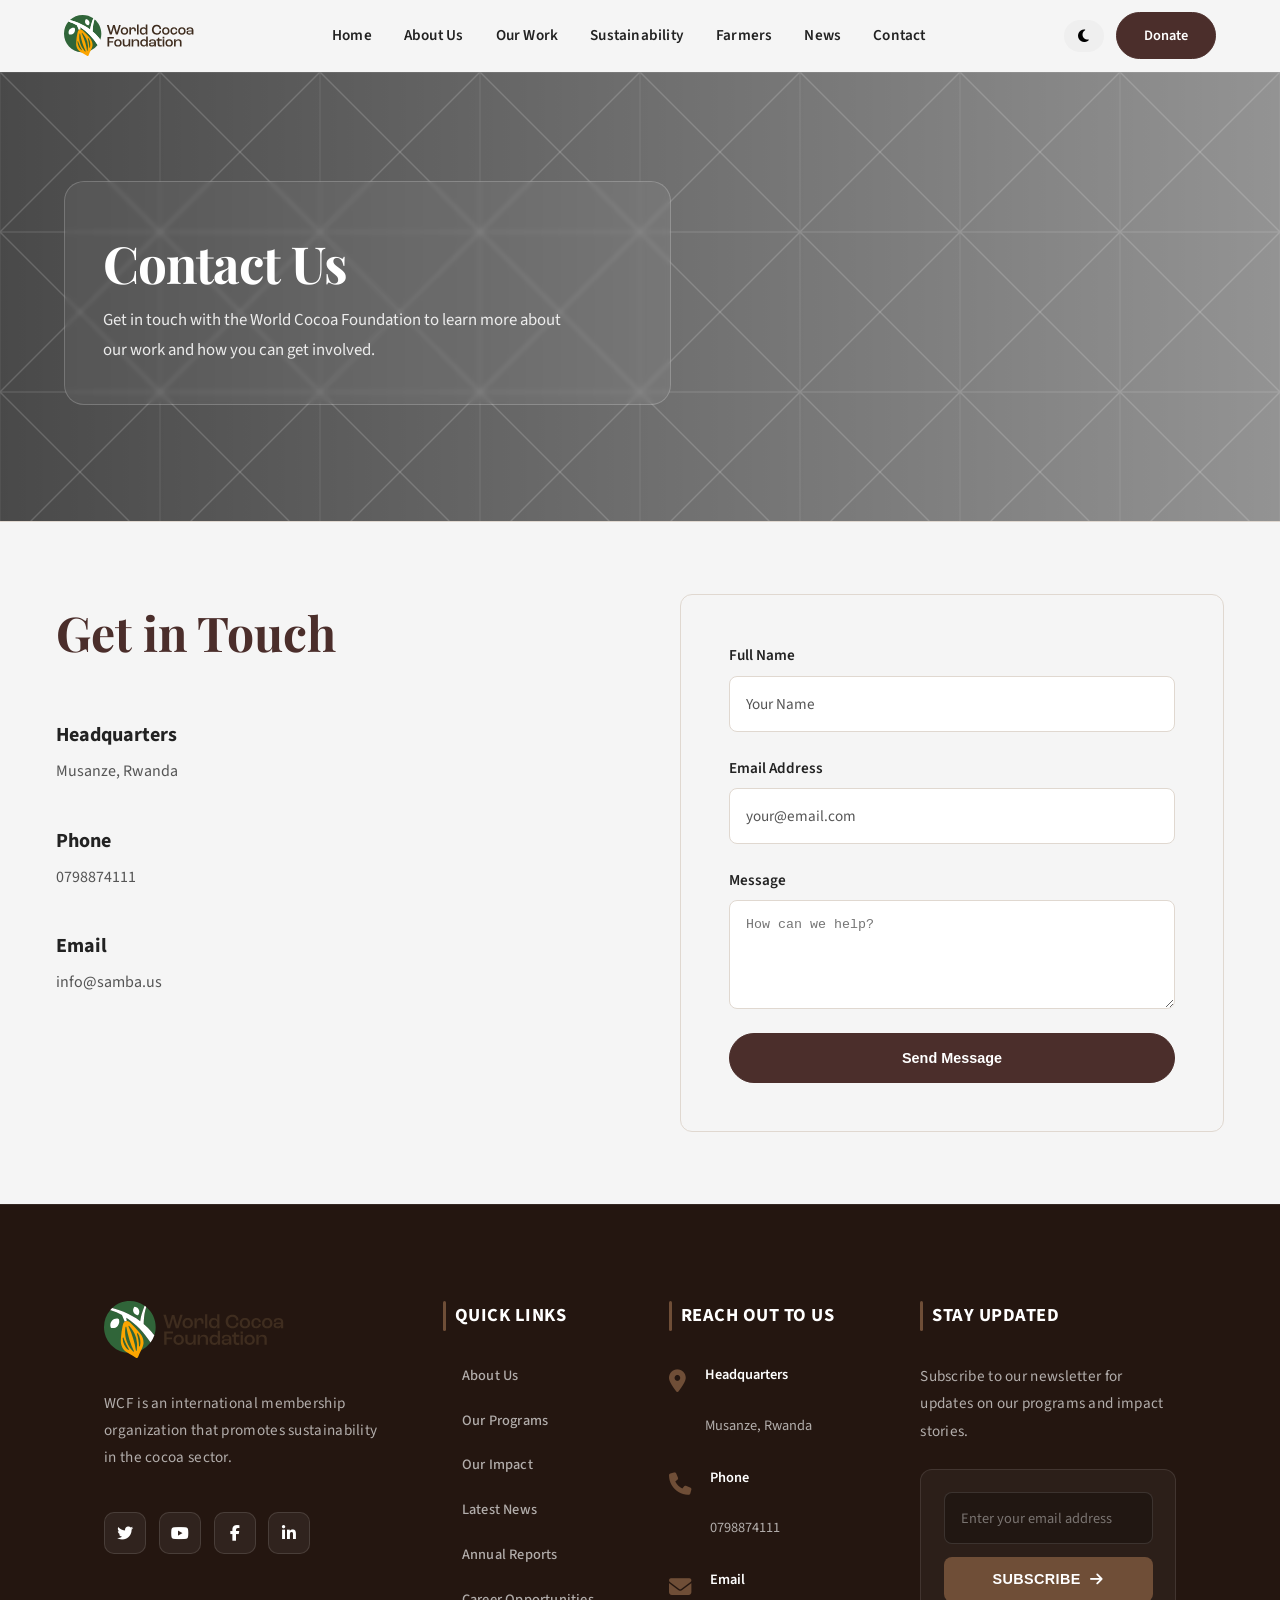
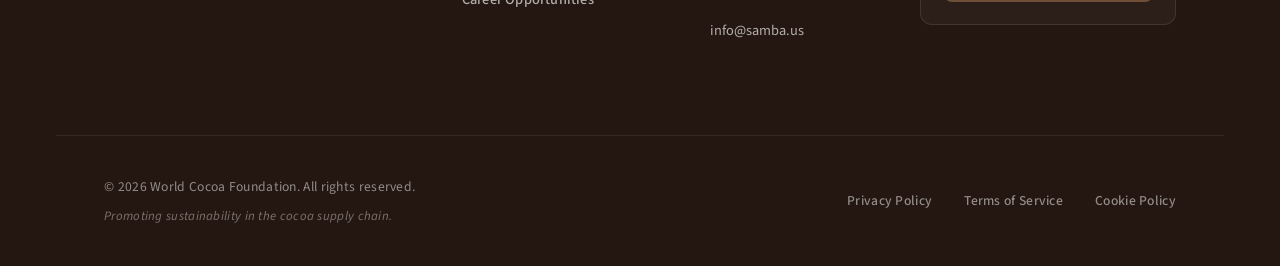
<file: contact.html>
<!DOCTYPE html>
<html lang="en">

<head>
    <meta charset="UTF-8">
    <meta name="viewport" content="width=device-width, initial-scale=1.0">
    <title>Contact Us | World Cocoa Foundation</title>
    <link rel="shortcut icon" href="img/world-cocoa.svg" type="image/x-icon">
    <link rel="stylesheet" href="https://cdnjs.cloudflare.com/ajax/libs/font-awesome/6.4.0/css/all.min.css">
    <link
        href="https://fonts.googleapis.com/css2?family=Playfair+Display:wght@400;600;700;800&family=Source+Sans+3:wght@300;400;500;600;700&display=swap"
        rel="stylesheet">
    <link rel="stylesheet" href="css/main.css">
</head>

<body>
    <header class="site-header header-dark-links">
        <div class="nav-inner">
            <a href="index.html" class="logo">
                <img src="img/world-cocoa.svg" alt="World Cocoa Foundation" class="logo-default">
                <img src="img/world-cocoa.svg" alt="World Cocoa Foundation" class="logo-scroll">
            </a>
            <nav class="primary-nav" id="primary-navigation" aria-label="Primary">
                <ul class="nav-list">
                    <li class="nav-item"><a href="index.html" class="nav-link">Home</a></li>
                    <li class="nav-item">
                        <a href="about.html" class="nav-link">About Us</a>
                    </li>
                    <li class="nav-item">
                        <a href="work.html" class="nav-link">Our Work</a>
                    </li>
                    <li class="nav-item"><a href="sustainability.html" class="nav-link">Sustainability</a></li>
                    <li class="nav-item"><a href="farmers.html" class="nav-link">Farmers</a></li>
                    <li class="nav-item"><a href="news.html" class="nav-link">News</a></li>
                    <li class="nav-item"><a href="contact.html" class="nav-link active">Contact</a></li>
                    <li class="nav-item nav-mobile-cta">
                        <a href="#" class="btn btn-primary nav-button">Donate</a>
                    </li>
                </ul>
            </nav>
            <div class="nav-right">
                <button id="theme-toggle" class="btn" aria-label="Toggle dark mode"
                    style="padding: 0.5rem; min-width: 40px;">
                    <i class="fas fa-moon"></i>
                </button>
                <a href="#" class="btn btn-primary nav-button">Donate</a>
                <button class="nav-toggle" type="button" aria-label="Open menu" aria-expanded="false"
                    aria-controls="primary-navigation">
                    <span></span>
                    <span></span>
                    <span></span>
                </button>
            </div>
        </div>
    </header>

    <main id="main-content">
        <section class="hero secondary-hero">
            <div class="hero-bg" aria-hidden="true">
                <div class="hero-slide active"
                    style="background-image: url('https://images.unsplash.com/photo-1504384308090-c89eecaaad8e?q=80&w=1600');">
                </div>
            </div>
            <div class="hero-inner">
                <div class="hero-copy">
                    <h1>Contact Us</h1>
                    <p>Get in touch with the World Cocoa Foundation to learn more about our work and how you can get
                        involved.</p>
                </div>
            </div>
        </section>

        <section class="contact-us">
            <div class="container-wide">
                <div class="contact-grid"
                    style="display: grid; grid-template-columns: repeat(auto-fit, minmax(300px, 1fr)); gap: 5rem;">
                    <div class="contact-info-boxes">
                        <h2 class="section-title">Get in Touch</h2>
                        <div style="margin-top: 3rem;">
                            <div style="margin-bottom: 2.5rem;">
                                <h3 style="font-size: 1.25rem; font-weight: 700; margin-bottom: 0.5rem;">Headquarters
                                </h3>
                                <p style="color: var(--text-light);">Musanze, Rwanda</p>
                            </div>
                            <div style="margin-bottom: 2.5rem;">
                                <h3 style="font-size: 1.25rem; font-weight: 700; margin-bottom: 0.5rem;">Phone</h3>
                                <p style="color: var(--text-light);">0798874111</p>
                            </div>
                            <div>
                                <h3 style="font-size: 1.25rem; font-weight: 700; margin-bottom: 0.5rem;">Email</h3>
                                <p style="color: var(--text-light);">info@samba.us</p>
                            </div>
                        </div>
                    </div>
                    <div class="contact-form-container">
                        <form
                            style="display: flex; flex-direction: column; gap: 1.5rem; background: var(--bg-color); padding: 3rem; border-radius: 12px; border: 1px solid var(--border-light);">
                            <div class="form-group">
                                <label style="display: block; margin-bottom: 0.5rem; font-weight: 600;">Full
                                    Name</label>
                                <input type="text" placeholder="Your Name"
                                    style="width: 100%; padding: 1rem; border-radius: 8px; border: 1px solid var(--border-light);">
                            </div>
                            <div class="form-group">
                                <label style="display: block; margin-bottom: 0.5rem; font-weight: 600;">Email
                                    Address</label>
                                <input type="email" placeholder="your@email.com"
                                    style="width: 100%; padding: 1rem; border-radius: 8px; border: 1px solid var(--border-light);">
                            </div>
                            <div class="form-group">
                                <label style="display: block; margin-bottom: 0.5rem; font-weight: 600;">Message</label>
                                <textarea rows="5" placeholder="How can we help?"
                                    style="width: 100%; padding: 1rem; border-radius: 8px; border: 1px solid var(--border-light);"></textarea>
                            </div>
                            <button type="submit" class="btn btn-primary" style="padding: 1rem;">Send Message</button>
                        </form>
                    </div>
                </div>
            </div>
        </section>
    </main>

    <footer id="contact">
        <div class="container-wide">
            <div class="footer-content">

                <div class="footer-section">
                    <img src="img/world-cocoa.svg" alt="World Cocoa Foundation" class="footer-logo">
                    <p>WCF is an international membership organization that promotes sustainability in the cocoa sector.
                    </p>
                    <div class="social-links">
                        <a href="#" title="Twitter" aria-label="Follow us on Twitter"><i class="fab fa-twitter"></i></a>
                        <a href="#" title="YouTube" aria-label="Follow us on YouTube"><i class="fab fa-youtube"></i></a>
                        <a href="#" title="Facebook" aria-label="Follow us on Facebook"><i
                                class="fab fa-facebook-f"></i></a>
                        <a href="#" title="LinkedIn" aria-label="Follow us on LinkedIn"><i
                                class="fab fa-linkedin-in"></i></a>
                    </div>
                </div>

                <div class="footer-section">
                    <h3>Quick Links</h3>
                    <ul>
                        <li><a href="about.html">About Us</a></li>
                        <li><a href="work.html">Our Programs</a></li>
                        <li><a href="#impact">Our Impact</a></li>
                        <li><a href="news.html">Latest News</a></li>
                        <li><a href="#">Annual Reports</a></li>
                        <li><a href="#">Career Opportunities</a></li>
                    </ul>
                </div>

                <div class="footer-section">
                    <h3>Reach Out To Us</h3>
                    <div class="contact-info">
                        <div class="contact-icon"><i class="fas fa-map-marker-alt"></i></div>
                        <div>
                            <strong>Headquarters</strong><br>
                            Musanze, Rwanda
                        </div>
                    </div>
                    <div class="contact-info">
                        <div class="contact-icon"><i class="fas fa-phone"></i></div>
                        <div>
                            <strong>Phone</strong><br>
                            0798874111
                        </div>
                    </div>
                    <div class="contact-info">
                        <div class="contact-icon"><i class="fas fa-envelope"></i></div>
                        <div>
                            <strong>Email</strong><br>
                            info@samba.us
                        </div>
                    </div>
                </div>

                <div class="footer-section">
                    <h3>Stay Updated</h3>
                    <p>Subscribe to our newsletter for updates on our programs and impact stories.</p>
                    <form class="newsletter-form" onsubmit="handleNewsletterSubmit(event)">
                        <input type="email" placeholder="Enter your email address" required
                            aria-label="Email address for newsletter">
                        <button type="submit">Subscribe <span><i class="fas fa-arrow-right"></i></span></button>
                    </form>
                </div>
            </div>

            <div class="footer-bottom">
                <div class="footer-bottom-left">
                    <p>&copy; 2026 World Cocoa Foundation. All rights reserved.</p>
                    <p class="footer-credit">Promoting sustainability in the cocoa supply chain.</p>
                </div>
                <div class="footer-bottom-links">
                    <a href="#">Privacy Policy</a>
                    <a href="#">Terms of Service</a>
                    <a href="#">Cookie Policy</a>
                </div>
            </div>
        </div>
    </footer>

    <div class="donation-modal" id="donationModal">
        <div class="modal-content">
            <button class="modal-close" id="modalClose">&times;</button>
            <div class="modal-header">
                <h2>Support Our mission</h2>
                <p>Your contribution helps us build a sustainable cocoa future for farmers and the planet.</p>
            </div>
            <form class="donation-form" id="donationForm">
                <div class="form-group">
                    <label for="fullName">Full Name</label>
                    <input type="text" id="fullName" name="fullName" placeholder="Enter your full name" required>
                </div>
                <div class="form-group">
                    <label for="phone">Phone Number</label>
                    <input type="tel" id="phone" name="phone" placeholder="+1 (xxx) xxx-xxxx" required>
                </div>
                <div class="form-group">
                    <label for="email">Email Address</label>
                    <input type="email" id="email" name="email" placeholder="your@email.com" required>
                </div>
                <div class="form-group">
                    <label for="amount">Donation Amount (USD)</label>
                    <select id="amount" name="amount" required>
                        <option value="">Select amount</option>
                        <option value="25">$25</option>
                        <option value="50">$50</option>
                        <option value="100">$100</option>
                        <option value="250">$250</option>
                        <option value="500">$500</option>
                        <option value="custom">Custom Amount</option>
                    </select>
                </div>
                <div class="form-group" id="customAmountGroup" style="display: none;">
                    <label for="customAmount">Enter Custom Amount (USD)</label>
                    <input type="number" id="customAmount" name="customAmount" placeholder="Enter amount" min="5">
                </div>
                <button type="submit" class="btn btn-primary">Donate Now</button>
            </form>
        </div>
    </div>

    <script src="js/main.js"></script>
    <script src="https://unpkg.com/aos@2.3.1/dist/aos.js"></script>
    <script>
        AOS.init({
            duration: 800,
            once: true,
            offset: 100,
            easing: 'ease-out-cubic'
        });
    </script>
</body>

</html>
</file>
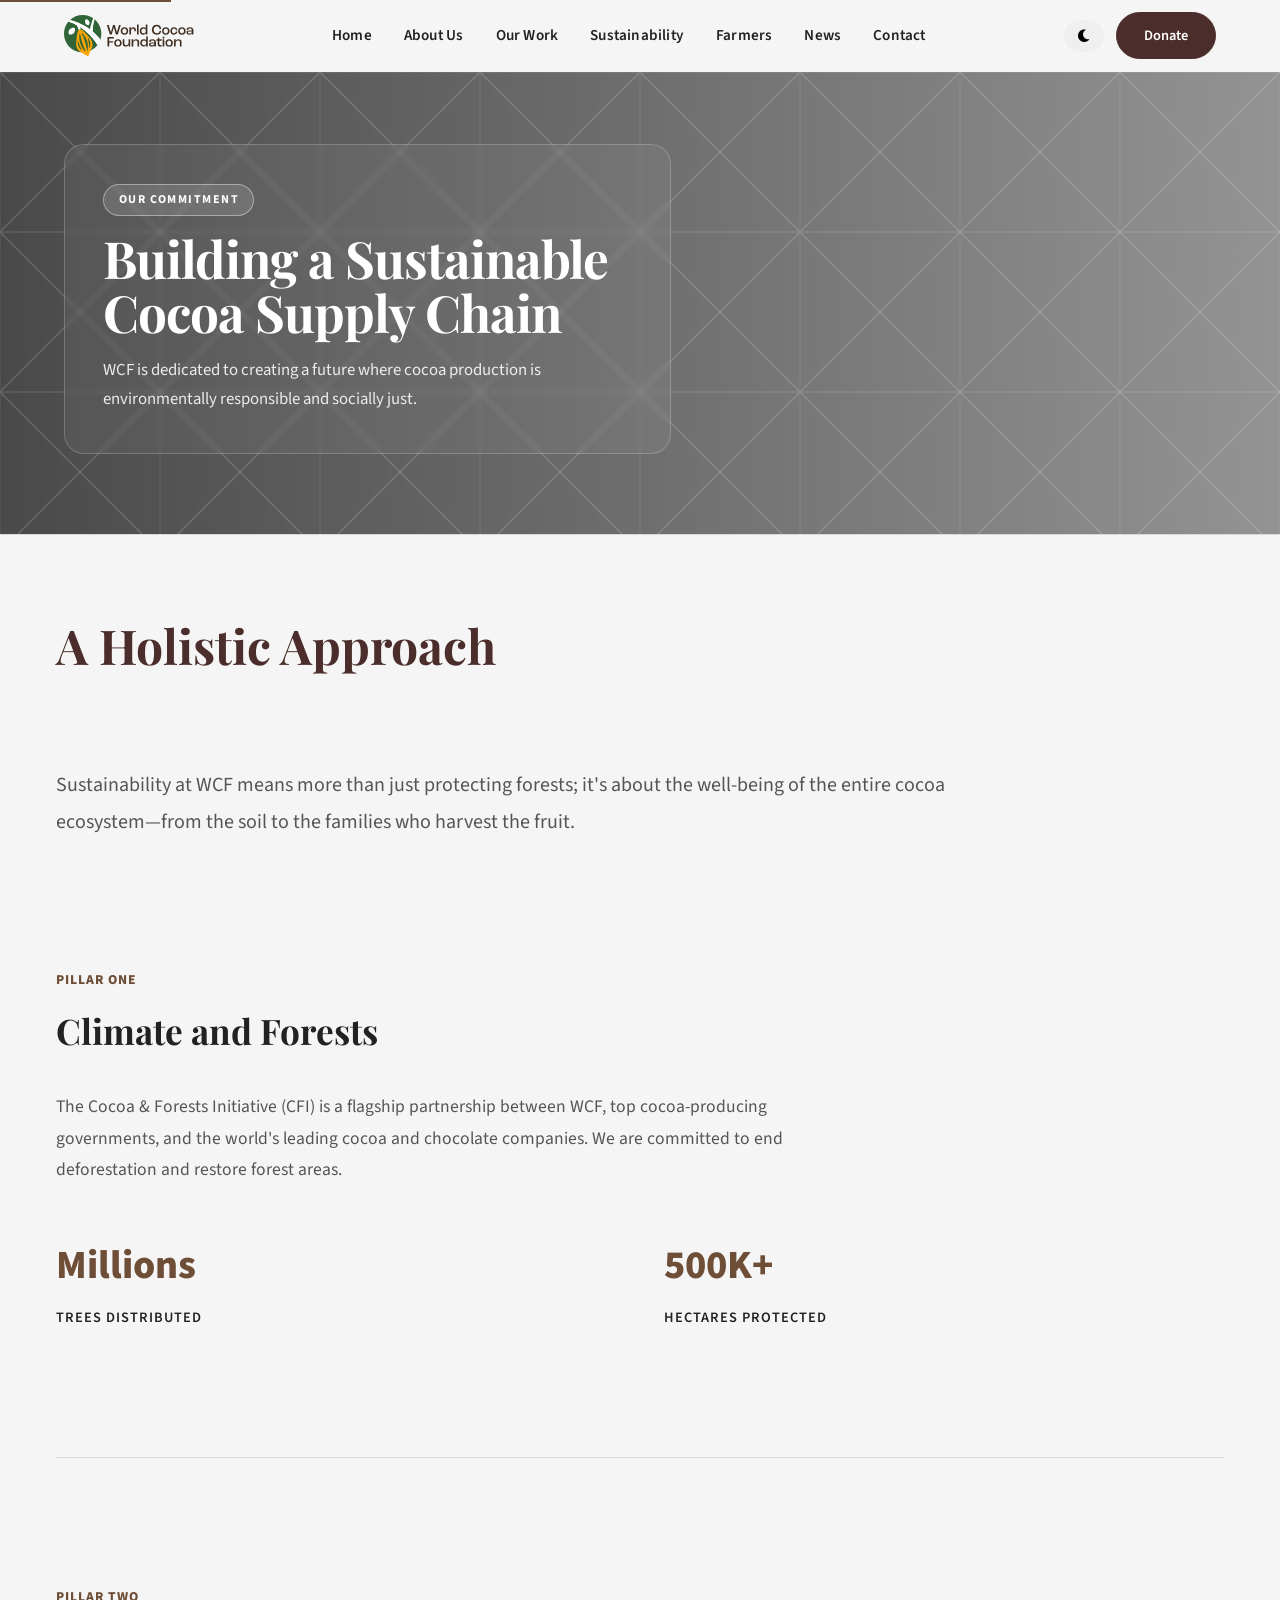
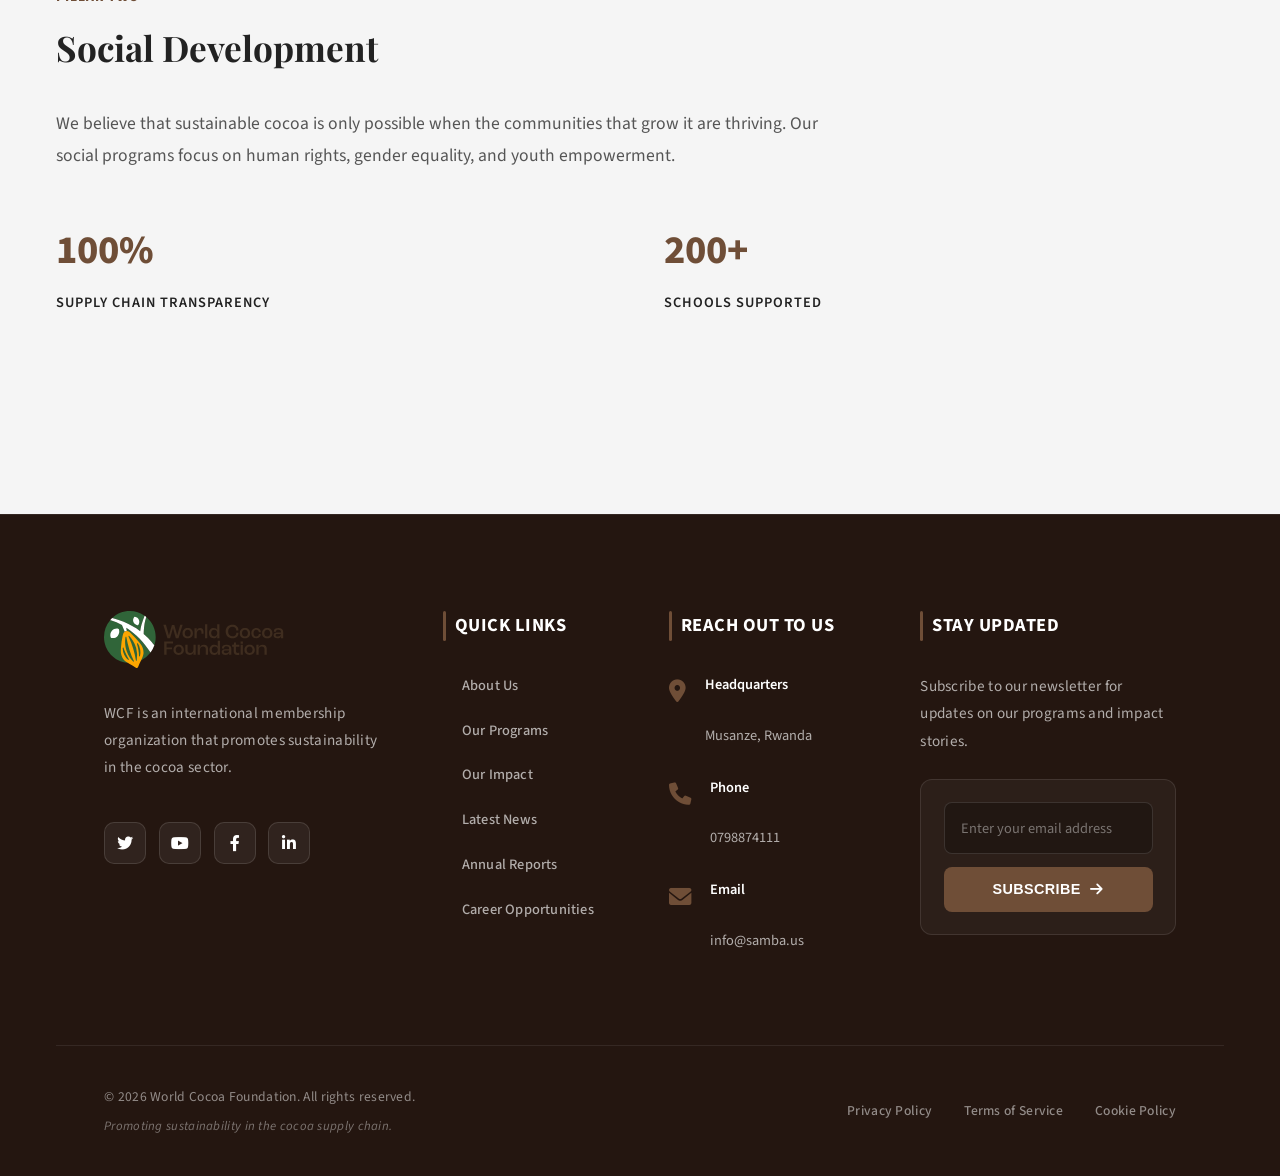
<file: sustainability.html>
<!DOCTYPE html>
<html lang="en">

<head>
    <meta charset="UTF-8">
    <meta name="viewport" content="width=device-width, initial-scale=1.0">
    <meta name="description"
        content="Learn about the World Cocoa Foundation's commitment to sustainability and our work to protect the environment and support cocoa communities.">
    <title>Sustainability | World Cocoa Foundation</title>
    <link rel="shortcut icon" href="img/world-cocoa.svg" type="image/x-icon">
    <link rel="stylesheet" href="https://cdnjs.cloudflare.com/ajax/libs/font-awesome/6.4.0/css/all.min.css">
    <link
        href="https://fonts.googleapis.com/css2?family=Playfair+Display:wght@400;600;700;800&family=Source+Sans+3:wght@300;400;500;600;700&display=swap"
        rel="stylesheet">
    <link rel="stylesheet" href="https://cdnjs.cloudflare.com/ajax/libs/font-awesome/6.0.0/css/all.min.css">
    <link href="https://unpkg.com/aos@2.3.1/dist/aos.css" rel="stylesheet">
    <link rel="stylesheet" href="css/main.css">
</head>

<body>
    <div id="nav-sentinel" aria-hidden="true"></div>
    <a href="#main-content" class="skip-link">Skip to main content</a>

    <header class="site-header header-dark-links">
        <div class="nav-inner">
            <a href="index.html" class="logo">
                <img src="img/world-cocoa.svg" alt="World Cocoa Foundation" class="logo-default">
                <img src="img/world-cocoa.svg" alt="World Cocoa Foundation" class="logo-scroll">
            </a>
            <nav class="primary-nav" id="primary-navigation" aria-label="Primary">
                <ul class="nav-list">
                    <li class="nav-item"><a href="index.html" class="nav-link">Home</a></li>
                    <li class="nav-item">
                        <a href="about.html" class="nav-link">About Us</a>
                    </li>
                    <li class="nav-item">
                        <a href="work.html" class="nav-link">Our Work</a>
                    </li>
                    <li class="nav-item"><a href="sustainability.html" class="nav-link active">Sustainability</a></li>
                    <li class="nav-item"><a href="farmers.html" class="nav-link">Farmers</a></li>
                    <li class="nav-item"><a href="news.html" class="nav-link">News</a></li>
                    <li class="nav-item"><a href="contact.html" class="nav-link">Contact</a></li>
                    <li class="nav-item nav-mobile-cta">
                        <a href="#" class="btn btn-primary nav-button">Donate</a>
                    </li>
                </ul>
            </nav>
            <div class="nav-right">
                <button id="theme-toggle" class="btn" aria-label="Toggle dark mode"
                    style="padding: 0.5rem; min-width: 40px;">
                    <i class="fas fa-moon"></i>
                </button>
                <a href="#" class="btn btn-primary nav-button">Donate</a>
                <button class="nav-toggle" type="button" aria-label="Open menu" aria-expanded="false"
                    aria-controls="primary-navigation">
                    <span></span>
                    <span></span>
                    <span></span>
                </button>
            </div>
        </div>
    </header>

    <main id="main-content">
        <section class="hero secondary-hero">
            <div class="hero-bg" aria-hidden="true">
                <div class="hero-slide active"
                    style="background-image: url('https://images.unsplash.com/photo-1542601906990-b4d3fb778b09?q=80&w=1600');">
                </div>
            </div>
            <div class="hero-inner">
                <div class="hero-copy" style="max-width: 700px;">
                    <span class="hero-kicker">Our Commitment</span>
                    <h1>Building a Sustainable Cocoa Supply Chain</h1>
                    <p>WCF is dedicated to creating a future where cocoa production is environmentally responsible and
                        socially just.</p>
                </div>
            </div>
        </section>

        <section class="sustainability-details">
            <div class="container-wide">
                <div class="content-split"
                    style="display: grid; grid-template-columns: 1fr; gap: 4rem; margin-bottom: 6rem;"
                    data-aos="fade-up">
                    <h2 class="section-title">A Holistic Approach</h2>
                    <p class="about-description" style="font-size: 1.25rem; max-width: 900px;">
                        Sustainability at WCF means more than just protecting forests; it's about the well-being of the
                        entire cocoa ecosystem—from the soil to the families who harvest the fruit.
                    </p>
                </div>

                <div class="pillar" style="margin-bottom: 8rem;" data-aos="fade-up">
                    <div class="story-intro">Pillar One</div>
                    <h3 style="font-family: var(--font-display); font-size: 2.2rem; margin-bottom: 2rem;">Climate and
                        Forests</h3>
                    <p
                        style="font-size: 1.1rem; color: var(--text-light); line-height: 1.8; max-width: 800px; margin-bottom: 3rem;">
                        The Cocoa & Forests Initiative (CFI) is a flagship partnership between WCF, top cocoa-producing
                        governments, and the world's leading cocoa and chocolate companies. We are committed to end
                        deforestation and restore forest areas.
                    </p>
                    <div class="stats-row"
                        style="display: grid; grid-template-columns: repeat(auto-fit, minmax(200px, 1fr)); gap: 3rem;">
                        <div>
                            <div
                                style="font-size: 2.5rem; font-weight: 800; color: var(--primary-orange); margin-bottom: 0.5rem;">
                                Millions</div>
                            <div
                                style="font-size: 0.9rem; font-weight: 600; text-transform: uppercase; letter-spacing: 1px;">
                                Trees Distributed</div>
                        </div>
                        <div>
                            <div
                                style="font-size: 2.5rem; font-weight: 800; color: var(--primary-orange); margin-bottom: 0.5rem;">
                                500K+</div>
                            <div
                                style="font-size: 0.9rem; font-weight: 600; text-transform: uppercase; letter-spacing: 1px;">
                                Hectares Protected</div>
                        </div>
                    </div>
                </div>

                <hr style="border: none; border-top: 1px solid var(--border-light); margin-bottom: 8rem;">

                <div class="pillar" style="margin-bottom: 8rem;" data-aos="fade-up">
                    <div class="story-intro">Pillar Two</div>
                    <h3 style="font-family: var(--font-display); font-size: 2.2rem; margin-bottom: 2rem;">Social
                        Development</h3>
                    <p
                        style="font-size: 1.1rem; color: var(--text-light); line-height: 1.8; max-width: 800px; margin-bottom: 3rem;">
                        We believe that sustainable cocoa is only possible when the communities that grow it are
                        thriving. Our social programs focus on human rights, gender equality, and youth empowerment.
                    </p>
                    <div class="stats-row"
                        style="display: grid; grid-template-columns: repeat(auto-fit, minmax(200px, 1fr)); gap: 3rem;">
                        <div>
                            <div
                                style="font-size: 2.5rem; font-weight: 800; color: var(--primary-orange); margin-bottom: 0.5rem;">
                                100%</div>
                            <div
                                style="font-size: 0.9rem; font-weight: 600; text-transform: uppercase; letter-spacing: 1px;">
                                Supply Chain Transparency</div>
                        </div>
                        <div>
                            <div
                                style="font-size: 2.5rem; font-weight: 800; color: var(--primary-orange); margin-bottom: 0.5rem;">
                                200+</div>
                            <div
                                style="font-size: 0.9rem; font-weight: 600; text-transform: uppercase; letter-spacing: 1px;">
                                Schools Supported</div>
                        </div>
                    </div>
                </div>
            </div>
        </section>
    </main>

    <footer id="contact">
        <div class="container-wide">
            <div class="footer-content">

                <div class="footer-section">
                    <img src="img/world-cocoa.svg" alt="World Cocoa Foundation" class="footer-logo">
                    <p>WCF is an international membership organization that promotes sustainability in the cocoa sector.
                    </p>
                    <div class="social-links">
                        <a href="#" title="Twitter" aria-label="Follow us on Twitter"><i class="fab fa-twitter"></i></a>
                        <a href="#" title="YouTube" aria-label="Follow us on YouTube"><i class="fab fa-youtube"></i></a>
                        <a href="#" title="Facebook" aria-label="Follow us on Facebook"><i
                                class="fab fa-facebook-f"></i></a>
                        <a href="#" title="LinkedIn" aria-label="Follow us on LinkedIn"><i
                                class="fab fa-linkedin-in"></i></a>
                    </div>
                </div>

                <div class="footer-section">
                    <h3>Quick Links</h3>
                    <ul>
                        <li><a href="about.html">About Us</a></li>
                        <li><a href="work.html">Our Programs</a></li>
                        <li><a href="#impact">Our Impact</a></li>
                        <li><a href="news.html">Latest News</a></li>
                        <li><a href="#">Annual Reports</a></li>
                        <li><a href="#">Career Opportunities</a></li>
                    </ul>
                </div>

                <div class="footer-section">
                    <h3>Reach Out To Us</h3>
                    <div class="contact-info">
                        <div class="contact-icon"><i class="fas fa-map-marker-alt"></i></div>
                        <div>
                            <strong>Headquarters</strong><br>
                            Musanze, Rwanda
                        </div>
                    </div>
                    <div class="contact-info">
                        <div class="contact-icon"><i class="fas fa-phone"></i></div>
                        <div>
                            <strong>Phone</strong><br>
                            0798874111
                        </div>
                    </div>
                    <div class="contact-info">
                        <div class="contact-icon"><i class="fas fa-envelope"></i></div>
                        <div>
                            <strong>Email</strong><br>
                            info@samba.us
                        </div>
                    </div>
                </div>

                <div class="footer-section">
                    <h3>Stay Updated</h3>
                    <p>Subscribe to our newsletter for updates on our programs and impact stories.</p>
                    <form class="newsletter-form" onsubmit="handleNewsletterSubmit(event)">
                        <input type="email" placeholder="Enter your email address" required
                            aria-label="Email address for newsletter">
                        <button type="submit">Subscribe <span><i class="fas fa-arrow-right"></i></span></button>
                    </form>
                </div>
            </div>

            <div class="footer-bottom">
                <div class="footer-bottom-left">
                    <p>&copy; 2026 World Cocoa Foundation. All rights reserved.</p>
                    <p class="footer-credit">Promoting sustainability in the cocoa supply chain.</p>
                </div>
                <div class="footer-bottom-links">
                    <a href="#">Privacy Policy</a>
                    <a href="#">Terms of Service</a>
                    <a href="#">Cookie Policy</a>
                </div>
            </div>
        </div>
    </footer>

    <div class="donation-modal" id="donationModal">
        <div class="modal-content">
            <button class="modal-close" id="modalClose">&times;</button>
            <div class="modal-header">
                <h2>Support Our mission</h2>
                <p>Your contribution helps us build a sustainable cocoa future for farmers and the planet.</p>
            </div>
            <form class="donation-form" id="donationForm">
                <div class="form-group">
                    <label for="fullName">Full Name</label>
                    <input type="text" id="fullName" name="fullName" placeholder="Enter your full name" required>
                </div>
                <div class="form-group">
                    <label for="phone">Phone Number</label>
                    <input type="tel" id="phone" name="phone" placeholder="+1 (xxx) xxx-xxxx" required>
                </div>
                <div class="form-group">
                    <label for="email">Email Address</label>
                    <input type="email" id="email" name="email" placeholder="your@email.com" required>
                </div>
                <div class="form-group">
                    <label for="amount">Donation Amount (USD)</label>
                    <select id="amount" name="amount" required>
                        <option value="">Select amount</option>
                        <option value="25">$25</option>
                        <option value="50">$50</option>
                        <option value="100">$100</option>
                        <option value="250">$250</option>
                        <option value="500">$500</option>
                        <option value="custom">Custom Amount</option>
                    </select>
                </div>
                <div class="form-group" id="customAmountGroup" style="display: none;">
                    <label for="customAmount">Enter Custom Amount (USD)</label>
                    <input type="number" id="customAmount" name="customAmount" placeholder="Enter amount" min="5">
                </div>
                <button type="submit" class="btn btn-primary">Donate Now</button>
            </form>
        </div>
    </div>

    <script src="js/main.js"></script>
    <script src="https://unpkg.com/aos@2.3.1/dist/aos.js"></script>
    <script>
        AOS.init({
            duration: 800,
            once: true,
            offset: 100,
            easing: 'ease-out-cubic'
        });
    </script>
</body>

</html>
</file>
<file: css/main.css>
* {
            margin: 0;
            padding: 0;
            box-sizing: border-box;
        }

        :root {
            --primary: #4B2E2B;
            --secondary: #6F4E37;
            --accent: #D4A017;
            --bg-light: #F5F5F5;
            --bg-dark: #121212;
            --green: #2E7D32;
            --white: #ffffff;
            --black: #000000;

            --bg-color: var(--bg-light);
            --text-dominant: #222222;
            --text-muted: #555555;
            --card-bg: #ffffff;
            --border-color: #e0d8d0;
            --nav-bg: rgba(255, 255, 255, 0.72);
            --nav-text: var(--text-dominant);

            --primary-dark: var(--primary);
            --primary-orange: var(--secondary);
            --primary-soft: #a68b7c;
            --cream: var(--bg-color);
            --panel: #fcfaf8;
            --light-grey: #f0ebe4;
            --text-dark: var(--text-dominant);
            --text-light: var(--text-muted);
            --border-light: var(--border-color);
            --shadow-soft: 0 6px 18px rgba(0, 0, 0, 0.08);
            --shadow-min: 0 2px 8px rgba(0, 0, 0, 0.08);
            --font-display: 'Playfair Display', serif;
            --font-body: 'Source Sans 3', sans-serif;
            --nav-height: 72px;
            --nav-bg-transparent: rgba(255, 255, 255, 0);
            --nav-bg-frost: var(--nav-bg);
            --nav-border: var(--border-color);
            --nav-text-light: #ffffff;
            --nav-text-dark: var(--text-dominant);
            --nav-hover-light: var(--accent);
            --nav-hover-dark: var(--accent);
        }

        [data-theme="dark"] {
            --bg-color: var(--bg-dark);
            --text-dominant: #eeeeee;
            --text-muted: #bbbbbb;
            --card-bg: #1e1e1e;
            --border-color: #333333;
            --nav-bg: rgba(18, 18, 18, 0.85);
            --panel: #1a1a1a;
            --light-grey: #2a2a2a;
            --shadow-soft: 0 10px 30px rgba(0, 0, 0, 0.5);
            --shadow-min: 0 4px 12px rgba(0, 0, 0, 0.5);
            --nav-text-light: #eeeeee;
        }

        body {
            transition: background-color 0.3s ease, color 0.3s ease;
        }

        html {
            scroll-behavior: smooth;
        }

        body {
            font-family: var(--font-body);
            line-height: 1.6;
            color: var(--text-dominant);
            background-color: var(--bg-color);
        }

        img {
            max-width: 100%;
            display: block;
        }

        #nav-sentinel {
            position: absolute;
            top: 0;
            left: 0;
            width: 100%;
            height: 1px;
            pointer-events: none;
        }

        .site-header {
            position: sticky;
            top: 0;
            z-index: 100;
            background: var(--nav-bg-transparent);
            border-bottom: 0.5px solid transparent;
            transition: background 300ms ease, border-color 300ms ease;
            color: var(--nav-text-light);
        }

        .site-header.is-scrolled {
            background: var(--nav-bg-frost);
            backdrop-filter: blur(14px);
            -webkit-backdrop-filter: blur(14px);
            border-bottom-color: var(--nav-border);
            color: var(--nav-text-dark);
        }

        .site-header {
            --nav-text: var(--nav-text-light);
            --nav-hover: var(--nav-hover-light);
            --nav-cta-bg: transparent;
            --nav-cta-text: #ffffff;
            --nav-cta-border: rgba(255, 255, 255, 0.7);
        }

        .site-header.is-scrolled {
            --nav-text: var(--nav-text-dark);
            --nav-hover: var(--nav-hover-dark);
            --nav-cta-bg: var(--primary-dark);
            --nav-cta-text: #ffffff;
            --nav-cta-border: var(--primary-dark);
        }

        .nav-inner {
            max-width: 1200px;
            margin: 0 auto;
            display: grid;
            grid-template-columns: auto 1fr auto;
            align-items: center;
            gap: 1.5rem;
            padding: 0.75rem 1.5rem;
            position: relative;
        }

        .logo {
            max-width: 130px;
            display: inline-flex;
            align-items: center;
        }

        .logo img {
            width: 100%;
            height: auto;
            display: block;
        }

        .logo img.logo-default {
            display: block;
        }

        .logo img.logo-scroll {
            display: none;
        }

        .site-header.is-scrolled .logo img.logo-default {
            display: none;
        }

        .site-header.is-scrolled .logo img.logo-scroll {
            display: block;
        }

        .primary-nav {
            justify-self: center;
        }

        .nav-list {
            list-style: none;
            display: flex;
            align-items: center;
            gap: 2rem;
            margin: 0;
            padding: 0;
        }

        .nav-link {
            font: inherit;
            color: var(--nav-text);
            text-decoration: none;
            font-size: 0.95rem;
            font-weight: 600;
            letter-spacing: 0.2px;
            background: none;
            border: none;
            padding: 0.4rem 0;
            cursor: pointer;
            transition: color 300ms ease;
        }

        .nav-link:hover,
        .nav-link:focus-visible {
            color: var(--nav-hover);
        }

        .nav-trigger::after {
            content: '';
            display: inline-block;
            width: 7px;
            height: 7px;
            border-right: 1.5px solid currentColor;
            border-bottom: 1.5px solid currentColor;
            transform: rotate(45deg);
            margin-left: 0.5rem;
            margin-bottom: 0.2rem;
            transition: transform 300ms cubic-bezier(0.4, 0, 0.2, 1);
            opacity: 0.8;
        }

        .nav-trigger[aria-expanded="true"]::after {
            transform: rotate(-135deg);
            margin-bottom: -0.05rem;
        }

        .nav-right {
            justify-self: end;
            display: flex;
            align-items: center;
            gap: 0.75rem;
        }

        .nav-toggle {
            display: none;
            background: none;
            border: none;
            padding: 0;
            width: 36px;
            height: 36px;
            align-items: center;
            justify-content: center;
            cursor: pointer;
        }

        .nav-toggle span {
            display: block;
            width: 22px;
            height: 2px;
            background: var(--nav-text);
            margin: 4px 0;
            transition: transform 200ms ease, opacity 200ms ease;
        }

        .site-header.nav-open .nav-toggle span:nth-child(1) {
            transform: translateY(6px) rotate(45deg);
        }

        .site-header.nav-open .nav-toggle span:nth-child(2) {
            opacity: 0;
        }

        .site-header.nav-open .nav-toggle span:nth-child(3) {
            transform: translateY(-6px) rotate(-45deg);
        }

        .nav-sublist {
            display: none;
            flex-direction: column;
            gap: 0.5rem;
            padding-left: 1rem;
            border-left: 1px solid rgba(255, 255, 255, 0.25);
            margin-top: 0.5rem;
            list-style: none;
            margin-bottom: 0;
        }

        .nav-sublist a {
            color: var(--nav-text);
            text-decoration: none;
            font-size: 0.9rem;
        }

        .nav-item.is-open .nav-sublist {
            display: flex;
        }

        .nav-mobile-cta {
            display: none;
        }

        @media (max-width: 767px) {
            .nav-inner {
                grid-template-columns: auto auto;
            }

            .primary-nav {
                position: fixed;
                top: 0;
                right: 0;
                bottom: 0;
                width: 85%;
                max-width: 380px;
                background: var(--primary-dark);
                z-index: 1000;
                padding: 7rem 2.5rem 3rem;
                display: flex;
                flex-direction: column;
                transform: translateX(101%);
                transition: transform 0.4s cubic-bezier(0.16, 1, 0.3, 1);
                box-shadow: -15px 0 45px rgba(0, 0, 0, 0.4);
            }

            .nav-backdrop {
                position: fixed;
                inset: 0;
                background: rgba(0, 0, 0, 0.4);
                backdrop-filter: blur(4px);
                z-index: 999;
                opacity: 0;
                pointer-events: none;
                transition: opacity 0.4s ease;
            }

            .site-header.nav-open .nav-backdrop {
                opacity: 1;
                pointer-events: auto;
            }

            .site-header.nav-open .primary-nav {
                transform: translateX(0);
            }

            .nav-list {
                flex-direction: column;
                align-items: flex-start;
                gap: 0;
                width: 100%;
            }

            .nav-item {
                width: 100%;
                border-bottom: 1px solid rgba(255, 255, 255, 0.05);
            }

            .nav-link {
                font-size: 1.4rem;
                font-weight: 600;
                padding: 1.5rem 0;
                width: 100%;
                display: flex;
                justify-content: space-between;
                align-items: center;
                color: var(--white);
                text-decoration: none;
                transition: color 0.3s ease;
            }

            .nav-link:hover {
                color: var(--primary-orange);
            }

            .nav-toggle {
                display: inline-flex;
                z-index: 1100;
                position: relative;
                width: 40px;
                height: 40px;
                background: transparent;
                border: none;
                flex-direction: column;
                justify-content: center;
                gap: 6px;
                padding: 0;
            }

            .nav-toggle span {
                width: 30px;
                height: 2px;
                background: var(--primary-dark);
                transition: all 0.3s cubic-bezier(0.16, 1, 0.3, 1);
            }

            .site-header:not(.is-scrolled) .nav-toggle span {
                background: var(--white);
            }

            .site-header.nav-open .nav-toggle span:first-child {
                transform: translateY(8px) rotate(45deg);
                background: var(--white);
            }

            .site-header.nav-open .nav-toggle span:nth-child(2) {
                opacity: 0;
            }

            .site-header.nav-open .nav-toggle span:last-child {
                transform: translateY(-8px) rotate(-45deg);
                background: var(--white);
            }

            .nav-sublist {
                border-left: 2px solid var(--primary-orange);
                padding-left: 1.5rem;
                margin-top: 1rem;
                gap: 1rem;
            }

            .nav-sublist a {
                font-size: 1rem;
                color: rgba(255, 255, 255, 0.7);
            }
        }

        @media (min-width: 768px) {
            .nav-sublist {
                display: none !important;
            }
        }

        .dropdown-panel {
            position: fixed;
            left: 0;
            top: var(--nav-height);
            width: 100vw;
            background: var(--nav-bg-frost);
            backdrop-filter: blur(14px);
            -webkit-backdrop-filter: blur(14px);
            border-top: 0.5px solid var(--nav-border);
            border-bottom: 0.5px solid var(--nav-border);
            opacity: 0;
            transform: translateY(-8px);
            pointer-events: none;
            visibility: hidden;
            transition: opacity 220ms ease-out, transform 220ms ease-out, visibility 0s linear 220ms;
            z-index: 90;
        }

        .dropdown-panel.is-open {
            opacity: 1;
            transform: translateY(0);
            pointer-events: auto;
            visibility: visible;
            transition-delay: 0s;
        }

        .dropdown-inner {
            max-width: 1200px;
            margin: 0 auto;
            padding: 1.6rem 1.5rem 2rem;
        }

        .dropdown-grid {
            display: grid;
            grid-template-columns: repeat(auto-fit, minmax(180px, 1fr));
            gap: 2rem;
        }

        .dropdown-col h4 {
            font-size: 0.75rem;
            text-transform: uppercase;
            letter-spacing: 0.16em;
            color: var(--text-light);
            margin-bottom: 0.8rem;
        }

        .dropdown-col a {
            display: block;
            color: var(--text-dark);
            text-decoration: none;
            font-size: 0.95rem;
            padding: 0.35rem 0 0.35rem 0.7rem;
            border-left: 2px solid transparent;
            transition: border-color 200ms ease, color 200ms ease;
        }

        .dropdown-col a:hover,
        .dropdown-col a:focus-visible {
            border-left-color: var(--primary-orange);
            color: var(--primary-dark);
        }

        @media (max-width: 767px) {
            .dropdown-panel {
                display: none;
            }
        }

        .hero {
            position: relative;
            padding: 7.5rem 1rem 5rem;
            border-bottom: 1px solid var(--border-light);
            min-height: 80vh;
            display: flex;
            align-items: center;
            overflow: hidden;
        }

        .hero-bg {
            position: absolute;
            inset: 0;
            z-index: 0;
        }

        .hero-bg::before {
            content: '';
            position: absolute;
            inset: 0;
            background: rgba(63, 39, 30, 0.58);
            z-index: 1;
        }

        .hero-bg::after {
            content: '';
            position: absolute;
            inset: 0;
            background-image: url("data:image/svg+xml;utf8,<svg xmlns='http://www.w3.org/2000/svg' width='120' height='120' viewBox='0 0 120 120' fill='none'><path d='M0 0L120 0L60 60Z' stroke='white' stroke-opacity='0.18'/><path d='M0 120L120 120L60 60Z' stroke='white' stroke-opacity='0.18'/><path d='M0 0L0 120L60 60Z' stroke='white' stroke-opacity='0.12'/><path d='M120 0L120 120L60 60Z' stroke='white' stroke-opacity='0.12'/></svg>");
            background-size: 160px 160px;
            opacity: 0.6;
            z-index: 2;
            pointer-events: none;
        }

        .hero-bg .hero-slide {
            position: absolute;
            inset: 0;
            background-size: cover;
            background-position: center;
            opacity: 0;
            transition: opacity 1.2s ease-in-out;
            z-index: 0;
        }

        .hero-bg .hero-slide.active {
            opacity: 1;
        }

        .hero-inner {
            max-width: 1200px;
            margin: 0 auto;
            display: grid;
            gap: 3rem;
            align-items: center;
            position: relative;
            z-index: 3;
        }

        @media (min-width: 960px) {
            .hero-inner {
                grid-template-columns: 1.1fr 0.9fr;
            }
        }

        .hero-kicker {
            display: inline-flex;
            align-items: center;
            gap: 0.5rem;
            padding: 0.35rem 0.9rem;
            border: 1px solid rgba(255, 255, 255, 0.4);
            border-radius: 999px;
            font-size: 0.75rem;
            font-weight: 700;
            text-transform: uppercase;
            letter-spacing: 0.12em;
            color: var(--white);
            background: rgba(255, 255, 255, 0.12);
        }

        .hero h1 {
            font-family: var(--font-display);
            font-size: clamp(2.4rem, 4vw, 3.8rem);
            font-weight: 700;
            line-height: 1.05;
            letter-spacing: -0.02em;
            margin: 1rem 0;
            color: var(--white);
        }

        .hero p {
            font-size: 1.05rem;
            line-height: 1.75;
            max-width: 480px;
            color: rgba(255, 255, 255, 0.88);
        }

        .hero-actions {
            display: flex;
            flex-wrap: wrap;
            gap: 1rem;
            margin-top: 1.8rem;
        }

        .hero .btn-primary {
            background: var(--white);
            color: var(--primary-dark);
            border-color: var(--white);
        }

        .hero .btn-primary:hover {
            background: rgba(255, 255, 255, 0.85);
            border-color: rgba(255, 255, 255, 0.85);
        }

        .hero .btn-secondary {
            border-color: rgba(255, 255, 255, 0.7);
            color: var(--white);
        }

        .hero .btn-secondary:hover {
            background: rgba(255, 255, 255, 0.2);
            color: var(--white);
        }

        .hero-stats {
            display: grid;
            grid-template-columns: repeat(3, minmax(0, 1fr));
            gap: 1rem;
            margin-top: 2.5rem;
            padding-top: 1.5rem;
            border-top: 1px solid rgba(255, 255, 255, 0.3);
        }

        .hero-stat {
            display: flex;
            flex-direction: column;
            gap: 0.2rem;
        }

        .hero-stat span:first-child {
            font-weight: 700;
            color: var(--white);
            font-size: 1.2rem;
        }

        .hero-stat span:last-child {
            font-size: 0.8rem;
            color: rgba(255, 255, 255, 0.7);
            text-transform: uppercase;
            letter-spacing: 0.1em;
        }

        @media (max-width: 640px) {
            .hero-stats {
                grid-template-columns: repeat(2, minmax(0, 1fr));
            }
        }

        .hero-media {
            position: relative;
        }

        .hero-image {
            border-radius: 24px;
            overflow: hidden;
            border: 1px solid rgba(255, 255, 255, 0.3);
            background: rgba(255, 255, 255, 0.08);
            min-height: 320px;
        }

        @media (min-width: 960px) {
            .hero-image {
                min-height: 460px;
            }
        }

        .hero-image img {
            width: 100%;
            height: 100%;
            object-fit: cover;
        }

        .hero-note {
            position: absolute;
            bottom: -18px;
            left: -18px;
            background: rgba(255, 255, 255, 0.92);
            border: 1px solid rgba(255, 255, 255, 0.6);
            border-radius: 16px;
            padding: 1rem 1.2rem;
            max-width: 260px;
            box-shadow: var(--shadow-min);
        }

        .hero-note h3 {
            font-size: 1rem;
            color: var(--primary-dark);
            margin-bottom: 0.4rem;
        }

        .hero-note p {
            font-size: 0.85rem;
            color: var(--text-light);
            line-height: 1.6;
        }

        @media (max-width: 900px) {
            .hero-note {
                position: static;
                margin-top: 1.2rem;
            }
        }

        @keyframes fadeUp {
            from {
                opacity: 0;
                transform: translateY(18px);
            }

            to {
                opacity: 1;
                transform: translateY(0);
            }
        }

        .hero-copy {
            background: rgba(255, 255, 255, 0.05);
            border: 1px solid rgba(255, 255, 255, 0.2);
            border-radius: 20px;
            padding: 2.4rem;
            backdrop-filter: blur(2px);
        }

        .hero-copy>* {
            opacity: 0;
            animation: fadeUp 0.6s ease forwards;
        }

        .hero-copy>*:nth-child(1) {
            animation-delay: 0.05s;
        }

        .hero-copy>*:nth-child(2) {
            animation-delay: 0.12s;
        }

        .hero-copy>*:nth-child(3) {
            animation-delay: 0.2s;
        }

        .hero-copy>*:nth-child(4) {
            animation-delay: 0.28s;
        }

        .hero-copy>*:nth-child(5) {
            animation-delay: 0.36s;
        }

        @media (prefers-reduced-motion: reduce) {
            * {
                animation-duration: 0.01ms !important;
                animation-iteration-count: 1 !important;
                transition-duration: 0.01ms !important;
                scroll-behavior: auto !important;
            }
        }

        .btn {
            display: inline-flex;
            align-items: center;
            justify-content: center;
            padding: 0.7rem 1.7rem;
            border-radius: 999px;
            text-decoration: none;
            font-weight: 600;
            cursor: pointer;
            border: 1px solid transparent;
            transition: transform 0.2s ease, background 0.2s ease, color 0.2s ease, border-color 0.2s ease;
            font-size: 0.9rem;
            text-align: center;
        }

        .btn-primary {
            background-color: var(--primary-dark);
            color: var(--white);
            border-color: var(--primary-dark);
        }

        .btn-primary:hover {
            background-color: #2f1c15;
            border-color: #2f1c15;
            transform: translateY(-1px);
        }

        .btn-secondary {
            background-color: transparent;
            color: var(--primary-dark);
            border: 1px solid var(--primary-dark);
        }

        .btn-secondary:hover {
            background-color: var(--primary-dark);
            color: var(--white);
            transform: translateY(-1px);
        }

        .btn-dark {
            background-color: var(--primary-orange);
            color: var(--white);
            border-color: var(--primary-orange);
        }

        .btn-dark:hover {
            background-color: #5a3325;
            border-color: #5a3325;
            transform: translateY(-1px);
        }

        .site-header .nav-button {
            background: var(--nav-cta-bg);
            color: var(--nav-cta-text);
            border-color: var(--nav-cta-border);
        }

        .site-header .nav-button:hover,
        .site-header .nav-button:focus-visible {
            background: var(--nav-cta-border);
            color: #ffffff;
        }

        .site-header:not(.is-scrolled) .nav-button:hover,
        .site-header:not(.is-scrolled) .nav-button:focus-visible {
            background: rgba(255, 255, 255, 0.9);
            color: var(--primary-dark);
        }

        .container {
            max-width: 1200px;
            margin: 0 auto;
            padding: 0 1rem;
        }

        .container-wide {
            max-width: 1200px;
            margin: 0 auto;
            padding: 0 1rem;
        }

        section {
            padding: 4.5rem 1rem;
        }

        .section-title {
            text-align: left;
            font-family: var(--font-display);
            font-size: clamp(1.9rem, 5vw, 3rem);
            margin-bottom: 1.2rem;
            color: var(--primary-dark);
            font-weight: 700;
        }

        .section-subtitle {
            text-align: left;
            color: var(--text-light);
            margin-bottom: 4rem;
            font-size: clamp(1rem, 3vw, 1.15rem);
            max-width: 800px;
        }

        .about {
            background: var(--white);
            position: relative;
            overflow: hidden;
            border-top: 1px solid var(--border-light);
        }

        .about-container {
            display: grid;
            grid-template-columns: 1fr;
            gap: 4rem;
            align-items: center;
            max-width: 1200px;
            margin: 0 auto;
            position: relative;
            z-index: 1;
        }

        @media (min-width: 1024px) {
            .about-container {
                grid-template-columns: 1fr 1fr;
            }
        }

        .about-left {
            padding: 0 1rem;
        }

        .about-meta {
            display: inline-flex;
            align-items: center;
            gap: 0.75rem;
            margin-bottom: 1.5rem;
            font-size: 0.85rem;
            color: var(--primary-orange);
            font-weight: 700;
            letter-spacing: 1px;
            text-transform: uppercase;
        }

        .about-title-section .about-meta {
            justify-content: center;
            width: 100%;
        }

        .about-meta .separator {
            color: var(--text-light);
            opacity: 0.5;
        }

        .about-tagline {
            font-family: var(--font-display);
            font-size: 1.8rem;
            font-weight: 700;
            color: var(--primary-dark);
            margin-bottom: 1.5rem;
            line-height: 1.25;
            letter-spacing: -0.02em;
        }

        @media (min-width: 768px) {
            .about-tagline {
                font-size: 2.5rem;
            }
        }

        .about-title-section {
            text-align: left;
            margin-bottom: 4rem;
            max-width: 100%;
        }

        .about-tagline-centered {
            font-family: var(--font-display);
            font-size: 2rem;
            font-weight: 700;
            color: var(--primary-dark);
            margin-bottom: 1.5rem;
            line-height: 1.25;
            letter-spacing: -0.02em;
            text-align: left;
        }

        @media (min-width: 768px) {
            .about-tagline-centered {
                font-size: 3rem;
            }
        }

        @media (min-width: 1024px) {
            .about-tagline-centered {
                font-size: 3.5rem;
            }
        }

        .about-description {
            font-size: 1rem;
            color: var(--text-light);
            line-height: 1.85;
            margin-bottom: 2rem;
        }

        .about-description strong {
            color: var(--primary-dark);
            font-weight: 600;
        }

        .about-story {
            margin-bottom: 2rem;
        }

        .story-intro {
            font-size: 0.85rem;
            font-weight: 800;
            color: var(--primary-orange);
            text-transform: uppercase;
            letter-spacing: 1px;
            margin-bottom: 0.75rem;
        }

        .about-story h3 {
            font-size: 1.5rem;
            font-weight: 700;
            color: var(--primary-dark);
            margin-bottom: 1.25rem;
            line-height: 1.35;
        }

        .about-story p {
            font-size: 0.95rem;
            color: var(--text-light);
            line-height: 1.8;
            margin-bottom: 1rem;
        }

        .about-story p:last-child {
            margin-bottom: 0;
        }

        .about-story strong {
            color: var(--primary-dark);
            font-weight: 700;
        }

        .about-cta {
            display: flex;
            flex-direction: column;
            gap: 1rem;
            margin-top: 2.5rem;
        }

        @media (min-width: 480px) {
            .about-cta {
                flex-direction: row;
            }
        }

        .about-right {
            position: relative;
            height: 400px;
            border-radius: 20px;
            overflow: hidden;
            border: 1px solid var(--border-light);
            background: var(--light-grey);
        }

        @media (min-width: 1024px) {
            .about-right {
                height: 500px;
            }
        }

        .about-visual {
            width: 100%;
            height: 100%;
            position: relative;
            overflow: hidden;
            background: var(--light-grey);
        }

        .image-carousel {
            position: relative;
            width: 100%;
            height: 100%;
            background: var(--light-grey);
        }

        .carousel-slide {
            position: absolute;
            top: 0;
            left: 0;
            width: 100%;
            height: 100%;
            opacity: 0;
            transition: opacity 1s ease-in-out;
            background-size: cover;
            background-position: center;
            background-repeat: no-repeat;
            background-attachment: scroll;
        }

        .carousel-slide.active {
            opacity: 1;
        }

        .carousel-slide::before {
            content: '';
            position: absolute;
            top: 0;
            left: 0;
            width: 100%;
            height: 100%;
            background: rgba(0, 0, 0, 0.12);
            z-index: 1;
            pointer-events: none;
        }

        .carousel-placeholder {
            width: 100%;
            height: 100%;
            display: flex;
            align-items: center;
            justify-content: center;
            position: relative;
            overflow: hidden;
            font-size: 4rem;
            color: rgba(255, 255, 255, 0.3);
        }

        .carousel-placeholder::before {
            content: '';
            position: absolute;
            top: -50%;
            right: -50%;
            width: 200%;
            height: 200%;
            background: rgba(255, 255, 255, 0.08);
            z-index: 0;
        }

        .carousel-slide[style*="background-image"] {
            font-size: 0;
        }

        .carousel-slide[style*="background-image"]::before {
            background: rgba(0, 0, 0, 0.12);
        }

        .carousel-indicators {
            position: absolute;
            bottom: 20px;
            left: 50%;
            transform: translateX(-50%);
            display: flex;
            gap: 0.75rem;
            z-index: 10;
        }

        .carousel-dot {
            width: 10px;
            height: 10px;
            border-radius: 50%;
            background: rgba(255, 255, 255, 0.5);
            cursor: pointer;
            transition: all 0.3s ease;
            border: none;
            padding: 0;
        }

        .carousel-dot.active {
            background: var(--white);
            width: 30px;
            border-radius: 5px;
        }

        .carousel-dot:hover {
            background: rgba(255, 255, 255, 0.8);
        }


        .secondary-hero {
            min-height: 50vh !important;
            display: flex;
            align-items: center;
            justify-content: flex-start;
            text-align: left;
            padding-top: var(--nav-height);
        }

        .secondary-hero .hero-bg::before {
            background: linear-gradient(to right, rgba(0, 0, 0, 0.7) 0%, rgba(0, 0, 0, 0.4) 100%);
            z-index: 1;
        }

        .secondary-hero .hero-inner {
            width: 100%;
            max-width: 1200px;
            margin: 0 auto;
            padding: 0 1.5rem;
            z-index: 2;
        }

        .header-dark-links:not(.is-scrolled) {
            --nav-text: var(--text-dominant) !important;
            --nav-cta-border: var(--primary-dark) !important;
            --nav-cta-text: var(--white) !important;
            --nav-cta-bg: var(--primary-dark) !important;
        }

        .header-dark-links:not(.is-scrolled) .nav-toggle span {
            background: var(--text-dominant) !important;
        }

        .header-dark-links:not(.is-scrolled) .logo img.logo-default {
            display: none !important;
        }

        .header-dark-links:not(.is-scrolled) .logo img.logo-scroll {
            display: block !important;
        }

        .about-stats-inline {
            display: grid;
            grid-template-columns: repeat(2, 1fr);
            gap: 2rem;
            margin-top: 2rem;
            padding-top: 2rem;
            border-top: 1px solid var(--border-light);
        }

        .about-stat-item {
            text-align: center;
        }

        .about-stat-number {
            font-size: 1.8rem;
            font-weight: 800;
            color: var(--primary-dark);
            line-height: 1;
            margin-bottom: 0.5rem;
        }

        .about-stat-label {
            font-size: 0.85rem;
            color: var(--text-light);
            font-weight: 600;
            text-transform: uppercase;
            letter-spacing: 0.5px;
        }

        .programs {
            background: var(--cream);
            border-top: 1px solid var(--border-light);
        }

        .programs-grid {
            display: grid;
            grid-template-columns: 1fr;
            gap: 3rem;
            max-width: 1200px;
            margin: 0 auto;
        }

        @media (min-width: 768px) {
            .programs-grid {
                gap: 4rem;
                margin-top: 1rem;
            }
        }

        @media (min-width: 768px) {
            .programs-grid {
                grid-template-columns: repeat(3, 1fr);
                gap: 3rem;
            }
        }

        .program-card {
            background: transparent;
            border-radius: 0;
            overflow: visible;
            transition: transform 0.4s ease;
            border: none;
            position: relative;
            display: flex;
            flex-direction: column;
            height: auto;
        }

        .program-card:hover {
            transform: translateY(-8px);
        }

        .program-artwork {
            width: 100%;
            height: 280px;
            background-size: cover;
            background-position: center;
            background-repeat: no-repeat;
            position: relative;
            overflow: hidden;
            display: flex;
            align-items: center;
            justify-content: center;
            border-radius: 12px;
            margin-bottom: 2rem;
        }

        .program-content {
            padding: 0;
            flex-grow: 1;
            display: flex;
            flex-direction: column;
        }

        .program-card h3 {
            color: var(--primary-dark);
            margin-bottom: 1rem;
            font-size: 1.35rem;
            font-weight: 800;
            letter-spacing: -0.01em;
        }

        .program-card p {
            color: var(--text-light);
            margin-bottom: 2rem;
            font-size: 0.95rem;
            line-height: 1.7;
            flex-grow: 1;
        }

        .program-card .btn {
            align-self: flex-start;
            margin-top: auto;
            background: transparent;
            color: var(--primary-orange);
            border-color: var(--primary-orange);
            padding: 0.6rem 0;
            border-width: 0 0 2px 0;
            border-radius: 0;
            text-transform: uppercase;
            font-size: 0.85rem;
            font-weight: 700;
            letter-spacing: 1px;
        }

        .program-card .btn:hover {
            color: var(--primary-dark);
            border-color: var(--primary-dark);
            background: transparent;
            transform: none;
        }

        .impact {
            background: #3b251c;
            color: var(--white);
            position: relative;
            padding: 8rem 1rem;
            overflow: hidden;
        }

        .impact::after {
            content: '';
            position: absolute;
            inset: 0;
            background-image: url("data:image/svg+xml;utf8,<svg xmlns='http://www.w3.org/2000/svg' width='120' height='120' viewBox='0 0 120 120' fill='none'><path d='M0 0L120 0L60 60Z' stroke='white' stroke-opacity='0.08'/><path d='M0 120L120 120L60 60Z' stroke='white' stroke-opacity='0.08'/><path d='M0 0L0 120L60 60Z' stroke='white' stroke-opacity='0.05'/><path d='M120 0L120 120L60 60Z' stroke='white' stroke-opacity='0.05'/></svg>");
            background-size: 140px 140px;
            opacity: 0.4;
            z-index: 1;
            pointer-events: none;
        }

        .impact .container-wide {
            position: relative;
            z-index: 2;
        }

        .impact .section-title {
            color: var(--white);
        }

        .impact .section-subtitle {
            color: rgba(255, 255, 255, 0.7);
        }

        .impact-stats {
            display: grid;
            grid-template-columns: repeat(2, 1fr);
            gap: 3rem;
            margin-bottom: 7rem;
            max-width: 900px;
        }

        @media (min-width: 768px) {
            .impact-stats {
                grid-template-columns: repeat(4, 1fr);
            }
        }

        .stat-box {
            background: transparent;
            padding: 0;
            border-radius: 0;
            text-align: left;
            border: none;
            transition: transform 0.3s ease;
        }

        .stat-box:hover {
            transform: translateY(-4px);
        }

        .stat-number {
            font-size: 3.5rem;
            font-weight: 800;
            color: var(--primary-orange);
            margin-bottom: 0.5rem;
            display: inline-block;
            line-height: 1;
        }

        .stat-suffix {
            font-size: 1.8rem;
            font-weight: 700;
            color: var(--primary-orange);
            margin-left: 0.2rem;
            display: inline-block;
            vertical-align: super;
        }

        .stat-label {
            color: rgba(255, 255, 255, 0.85);
            font-size: 0.95rem;
            font-weight: 600;
            margin-top: 0.5rem;
            text-transform: uppercase;
            letter-spacing: 1px;
        }

        .impact-stories-title {
            color: var(--white);
            margin-bottom: 1.2rem;
            font-size: 2.2rem;
            font-weight: 700;
            font-family: var(--font-display);
            text-align: left;
        }

        .impact-stories-subtitle {
            color: rgba(255, 255, 255, 0.7);
            margin-bottom: 4rem;
            font-size: 1.1rem;
            text-align: left;
            max-width: 700px;
        }

        .success-stories-grid {
            display: grid;
            grid-template-columns: 1fr;
            gap: 4rem;
        }

        @media (min-width: 768px) {
            .success-stories-grid {
                grid-template-columns: repeat(3, 1fr);
                gap: 3rem;
            }
        }

        .success-story-card {
            background: transparent;
            border-radius: 0;
            overflow: visible;
            border: none;
            transition: transform 0.4s ease;
            display: flex;
            flex-direction: column;
            height: auto;
        }

        .success-story-card:hover {
            transform: translateY(-8px);
        }

        .success-story-image {
            width: 100%;
            height: 240px;
            overflow: hidden;
            border-radius: 12px;
            position: relative;
            margin-bottom: 2rem;
        }

        .success-story-image img {
            width: 100%;
            height: 100%;
            object-fit: cover;
            transition: transform 0.6s ease;
        }

        .success-story-content {
            padding: 0;
            flex-grow: 1;
            display: flex;
            flex-direction: column;
        }

        .success-story-program {
            display: inline-block;
            color: var(--primary-orange);
            font-size: 0.75rem;
            font-weight: 700;
            text-transform: uppercase;
            letter-spacing: 1px;
            margin-bottom: 0.8rem;
        }

        .success-story-name {
            font-size: 1.4rem;
            font-weight: 800;
            color: var(--white);
            margin-bottom: 0.5rem;
            letter-spacing: -0.01em;
        }

        .success-story-location {
            font-size: 0.9rem;
            color: rgba(255, 255, 255, 0.6);
            font-weight: 600;
            margin-bottom: 1.5rem;
            display: flex;
            align-items: center;
            gap: 0.6rem;
        }

        .success-story-text {
            font-size: 0.95rem;
            color: rgba(255, 255, 255, 0.8);
            line-height: 1.7;
            margin-bottom: 2rem;
            flex-grow: 1;
        }

        .success-story-card .btn {
            align-self: flex-start;
            background: transparent;
            color: var(--white);
            border-color: rgba(255, 255, 255, 0.4);
            padding: 0.6rem 2rem;
            border-radius: 30px;
        }

        .success-story-card .btn:hover {
            background: var(--white);
            color: var(--primary-dark);
            border-color: var(--white);
        }

        .stories {
            background: var(--white);
            position: relative;
            overflow: hidden;
            border-top: 1px solid var(--border-light);
        }

        .stories-grid {
            display: grid;
            grid-template-columns: 1fr;
            gap: 3rem;
            max-width: 1400px;
            margin: 0 auto;
            padding: 0 1rem;
            position: relative;
            z-index: 2;
        }

        @media (min-width: 768px) {
            .stories-grid {
                grid-template-columns: repeat(2, 1fr);
            }
        }

        @media (min-width: 1024px) {
            .stories-grid {
                grid-template-columns: repeat(3, 1fr);
            }
        }

        .story-card {
            background: var(--white);
            border-radius: 18px;
            overflow: hidden;
            transition: transform 0.3s ease, box-shadow 0.3s ease;
            display: flex;
            flex-direction: column;
            border: 1px solid var(--border-light);
            position: relative;
        }

        .story-card:hover {
            transform: translateY(-6px);
            box-shadow: var(--shadow-min);
        }

        .story-image {
            width: 100%;
            height: 180px;
            background: var(--panel);
            overflow: hidden;
            position: relative;
        }

        .story-image img {
            width: 100%;
            height: 100%;
            object-fit: cover;
            transition: transform 0.5s cubic-bezier(0.34, 1.56, 0.64, 1);
            position: relative;
            z-index: 1;
        }

        .story-card:hover .story-image img {
            transform: scale(1.12);
        }

        .story-content {
            padding: 2.2rem 2.5rem;
            flex: 1;
            display: flex;
            flex-direction: column;
        }

        .story-date {
            color: var(--primary-orange);
            font-size: 0.8rem;
            font-weight: 800;
            margin-bottom: 1rem;
            text-transform: uppercase;
            letter-spacing: 1.5px;
            display: inline-block;
            background: var(--panel);
            padding: 0.4rem 1rem;
            border-radius: 20px;
            width: fit-content;
            border: 1px solid var(--border-light);
        }

        .story-card h3 {
            color: var(--primary-dark);
            margin-bottom: 1.3rem;
            font-size: 1.48rem;
            line-height: 1.38;
            font-weight: 800;
            letter-spacing: -0.01em;
        }

        .story-card p {
            color: var(--text-light);
            margin-bottom: 1.8rem;
            font-size: 0.97rem;
            flex: 1;
            line-height: 1.72;
        }

        .story-card a {
            color: var(--primary-orange);
            text-decoration: none;
            font-weight: 800;
            transition: all 0.3s cubic-bezier(0.34, 1.56, 0.64, 1);
            display: inline-flex;
            align-items: center;
            gap: 0.6rem;
            font-size: 0.95rem;
            text-transform: uppercase;
            letter-spacing: 0.5px;
        }

        .story-card a:hover {
            color: var(--primary-dark);
            transform: translateX(8px);
            gap: 1rem;
        }

        .cta-banner {
            background: #3b251c url('img/project.png') center/cover no-repeat;
            color: var(--white);
            padding: 5rem 1rem;
            text-align: center;
            position: relative;
            overflow: hidden;
        }

        .cta-banner::before {
            content: '';
            position: absolute;
            top: 0;
            left: 0;
            right: 0;
            bottom: 0;
            background: rgba(63, 39, 30, 0.7);
            pointer-events: none;
        }

        .cta-banner h2 {
            font-size: clamp(2rem, 5vw, 3rem);
            margin-bottom: 1rem;
            font-weight: 800;
            position: relative;
            z-index: 1;
        }

        .cta-banner p {
            font-size: clamp(1rem, 2vw, 1.2rem);
            margin-bottom: 2.5rem;
            opacity: 0.95;
            position: relative;
            z-index: 1;
            max-width: 600px;
            margin-left: auto;
            margin-right: auto;
        }

        .cta-buttons {
            display: flex;
            flex-direction: column;
            gap: 1.5rem;
            align-items: center;
            justify-content: center;
            position: relative;
            z-index: 1;
        }

        @media (min-width: 480px) {
            .cta-buttons {
                flex-direction: row;
            }
        }

        .cta-banner .btn-secondary {
            border-color: var(--white);
            color: var(--white);
        }

        .cta-banner .btn-secondary:hover {
            background: var(--white);
            color: var(--primary-dark);
        }

        footer {
            background: #241610;
            color: var(--white);
            padding: 0;
            position: relative;
            overflow: hidden;
            border-top: 1px solid rgba(255, 255, 255, 0.08);
        }

        .footer-content {
            max-width: 1300px;
            margin: 0 auto;
            display: grid;
            grid-template-columns: 1fr;
            gap: 4rem;
            padding: 5rem 2rem 3rem;
            position: relative;
            z-index: 1;
        }

        @media (min-width: 768px) {
            .footer-content {
                grid-template-columns: repeat(2, 1fr);
                gap: 3rem;
            }
        }

        @media (min-width: 1024px) {
            .footer-content {
                grid-template-columns: 2.2fr 1.3fr 1.5fr 1.8fr;
                gap: 4rem;
                padding: 6rem 3rem 4rem;
            }
        }

        .footer-section {
            position: relative;
        }

        .footer-section h3 {
            font-size: 1.15rem;
            margin-bottom: 2rem;
            color: var(--white);
            font-weight: 700;
            letter-spacing: 0.5px;
            text-transform: uppercase;
            position: relative;
            display: block;
            padding-left: 12px;
        }

        .footer-section h3::before {
            content: '';
            position: absolute;
            left: 0;
            top: 0;
            width: 3px;
            height: 100%;
            background: var(--primary-orange);
            border-radius: 2px;
        }

        .footer-logo {
            max-width: 180px;
            margin-bottom: 2rem;
            display: block;
            transition: transform 0.3s ease;
        }

        .footer-logo:hover {
            transform: scale(1.05);
        }

        .footer-section p {
            color: rgba(255, 255, 255, 0.65);
            line-height: 1.8;
            margin-bottom: 1.5rem;
            font-size: 0.95rem;
            letter-spacing: 0.3px;
        }

        .footer-section ul {
            list-style: none;
        }

        .footer-section ul li {
            margin-bottom: 1.2rem;
        }

        .footer-section ul li a {
            color: rgba(255, 255, 255, 0.65);
            text-decoration: none;
            transition: all 0.35s cubic-bezier(0.34, 1.56, 0.64, 1);
            font-size: 0.9rem;
            display: inline-flex;
            align-items: center;
            font-weight: 500;
            letter-spacing: 0.2px;
        }

        .footer-section ul li a::before {
            content: '→';
            margin-right: 10px;
            color: var(--primary-orange);
            opacity: 0;
            transform: translateX(-8px);
            transition: all 0.35s cubic-bezier(0.34, 1.56, 0.64, 1);
        }

        .footer-section ul li a:hover {
            color: var(--white);
            transform: translateX(6px);
        }

        .footer-section ul li a:hover::before {
            opacity: 1;
            transform: translateX(0);
        }

        .contact-info {
            display: flex;
            align-items: flex-start;
            gap: 1.2rem;
            margin-bottom: 1.8rem;
            font-size: 0.9rem;
            color: rgba(255, 255, 255, 0.65);
            line-height: 1.6;
            transition: all 0.3s ease;
        }

        .contact-info:hover {
            color: rgba(255, 255, 255, 0.85);
        }

        .contact-info:hover .contact-icon {
            color: var(--primary-orange);
            transform: scale(1.15);
        }

        .contact-icon {
            color: var(--primary-orange);
            font-size: 1.4rem;
            padding-top: 0.15rem;
            flex-shrink: 0;
            transition: all 0.3s ease;
        }

        .contact-info strong {
            color: var(--white);
            font-weight: 600;
            display: block;
            margin-bottom: 0.3rem;
        }

        .social-links {
            display: flex;
            gap: 0.8rem;
            margin-top: 2.5rem;
        }

        .social-links a {
            display: inline-flex;
            align-items: center;
            justify-content: center;
            width: 42px;
            height: 42px;
            background: rgba(255, 255, 255, 0.06);
            border: 1px solid rgba(255, 255, 255, 0.12);
            border-radius: 10px;
            color: var(--white);
            text-decoration: none;
            transition: transform 0.2s ease, background 0.2s ease, border-color 0.2s ease;
            font-size: 1rem;
        }

        .social-links a:hover {
            background: rgba(255, 255, 255, 0.12);
            border-color: rgba(255, 255, 255, 0.2);
            transform: translateY(-2px);
        }

        .newsletter-form {
            display: flex;
            flex-direction: column;
            gap: 0.8rem;
            background: rgba(255, 255, 255, 0.04);
            padding: 1.4rem;
            border-radius: 12px;
            border: 1px solid rgba(255, 255, 255, 0.1);
            margin-top: 1.5rem;
        }

        .newsletter-form input {
            padding: 0.9rem 1rem;
            border: 1px solid rgba(255, 255, 255, 0.12);
            border-radius: 8px;
            font-size: 0.9rem;
            background: rgba(0, 0, 0, 0.25);
            color: var(--white);
            transition: border-color 0.2s ease, background 0.2s ease;
            font-family: inherit;
        }

        .newsletter-form input::placeholder {
            color: rgba(255, 255, 255, 0.4);
        }

        .newsletter-form input:focus {
            outline: none;
            background: rgba(0, 0, 0, 0.35);
            border-color: rgba(255, 255, 255, 0.3);
        }

        .newsletter-form button {
            background: var(--primary-orange);
            color: var(--white);
            border: none;
            padding: 0.9rem;
            border-radius: 8px;
            cursor: pointer;
            font-weight: 600;
            transition: transform 0.2s ease, background 0.2s ease;
            font-size: 0.9rem;
            display: flex;
            justify-content: center;
            align-items: center;
            gap: 0.6rem;
            letter-spacing: 0.4px;
            text-transform: uppercase;
        }

        .newsletter-form button:hover {
            transform: translateY(-1px);
            background: #5a3325;
        }

        .footer-bottom {
            border-top: 1px solid rgba(255, 255, 255, 0.08);
            padding: 2.5rem 3rem;
            display: flex;
            flex-direction: column;
            align-items: center;
            gap: 1.5rem;
            color: rgba(255, 255, 255, 0.5);
            font-size: 0.85rem;
            position: relative;
            z-index: 1;
            letter-spacing: 0.3px;
        }

        @media (min-width: 768px) {
            .footer-bottom {
                flex-direction: row;
                justify-content: space-between;
                align-items: center;
                padding: 2.5rem 3rem;
            }
        }

        .footer-bottom-left {
            display: flex;
            flex-direction: column;
            gap: 0.5rem;
            text-align: center;
        }

        @media (min-width: 768px) {
            .footer-bottom-left {
                text-align: left;
            }
        }

        .footer-bottom-left p {
            margin: 0;
        }

        .footer-credit {
            color: rgba(255, 255, 255, 0.4);
            font-size: 0.8rem;
            font-style: italic;
        }

        .footer-credit strong {
            color: var(--primary-orange);
            font-style: normal;
            font-weight: 600;
        }

        .footer-bottom-links {
            display: flex;
            gap: 2rem;
        }

        .footer-bottom a {
            color: rgba(255, 255, 255, 0.5);
            text-decoration: none;
            transition: all 0.3s ease;
            font-weight: 500;
        }

        .footer-bottom a:hover {
            color: var(--primary-orange);
            transform: translateY(-2px);
        }

        .donation-modal {
            position: fixed;
            top: 0;
            left: 0;
            width: 100%;
            height: 100%;
            background: rgba(0, 0, 0, 0.6);
            display: none;
            align-items: center;
            justify-content: center;
            z-index: 2000;
            backdrop-filter: blur(5px);
            animation: fadeIn 0.3s ease forwards;
        }

        .donation-modal.active {
            display: flex;
        }

        @keyframes fadeIn {
            from {
                opacity: 0;
            }

            to {
                opacity: 1;
            }
        }

        @keyframes slideUp {
            from {
                opacity: 0;
                transform: translateY(40px) scale(0.95);
            }

            to {
                opacity: 1;
                transform: translateY(0) scale(1);
            }
        }

        .modal-content {
            background: var(--white);
            border-radius: 16px;
            padding: 2.5rem;
            max-width: 450px;
            width: 90%;
            box-shadow: var(--shadow-soft);
            animation: slideUp 0.4s ease forwards;
            position: relative;
        }

        .modal-close {
            position: absolute;
            top: 1.5rem;
            right: 1.5rem;
            background: none;
            border: none;
            font-size: 1.8rem;
            cursor: pointer;
            color: var(--text-dark);
            width: 35px;
            height: 35px;
            display: flex;
            align-items: center;
            justify-content: center;
            transition: all 0.3s ease;
        }

        .modal-close:hover {
            transform: rotate(90deg);
            color: var(--primary-orange);
        }

        .modal-header {
            margin-bottom: 1.5rem;
        }

        .modal-header h2 {
            font-size: 1.8rem;
            color: var(--text-dark);
            margin-bottom: 0.5rem;
        }

        .modal-header p {
            color: var(--text-light);
            font-size: 0.95rem;
        }

        .donation-form {
            display: flex;
            flex-direction: column;
            gap: 1.2rem;
        }

        .form-group {
            display: flex;
            flex-direction: column;
        }

        .form-group label {
            font-weight: 600;
            color: var(--text-dark);
            margin-bottom: 0.5rem;
            font-size: 0.95rem;
        }

        .form-group input,
        .form-group select {
            padding: 0.9rem 1rem;
            border: 1.5px solid var(--border-light);
            border-radius: 8px;
            font-size: 0.95rem;
            color: var(--text-dark);
            transition: all 0.3s ease;
            font-family: inherit;
        }

        .form-group input:focus,
        .form-group select:focus {
            outline: none;
            border-color: var(--primary-orange);
            box-shadow: 0 0 0 3px rgba(106, 59, 42, 0.15);
        }

        .form-group input::placeholder {
            color: var(--text-light);
        }

        .form-group select {
            cursor: pointer;
        }

        .donation-form button {
            margin-top: 0.5rem;
            padding: 1rem;
            font-size: 1rem;
            font-weight: 600;
            background: var(--primary-dark);
            color: var(--white);
            border: none;
            border-radius: 8px;
            cursor: pointer;
            transition: transform 0.2s ease, background 0.2s ease;
            text-transform: uppercase;
            letter-spacing: 0.5px;
        }

        .donation-form button:hover {
            transform: translateY(-1px);
            background: #2f1c15;
        }

        .donation-form button:active {
            transform: translateY(0);
        }

        @media (max-width: 480px) {
            .modal-content {
                padding: 2rem 1.5rem;
            }

            .modal-header h2 {
                font-size: 1.5rem;
            }
        }

        a:focus,
        button:focus {
            outline: 2px solid var(--primary-orange);
            outline-offset: 2px;
        }

        .skip-link {
            position: absolute;
            top: -40px;
            left: 0;
            background-color: var(--primary-orange);
            color: var(--white);
            padding: 0.5rem 1rem;
            text-decoration: none;
            z-index: 100;
        }

        .skip-link:focus {
            top: 0;
        }

        .container-wide {
            max-width: 1200px;
            margin: 0 auto;
            padding: 0 1rem;
        }

        @media (max-width: 480px) {
            .hero h1 {
                font-size: 2.2rem;
            }

            .section-title {
                font-size: 1.6rem;
            }

            .cta-banner h2 {
                font-size: 1.5rem;
            }
        }
</file>
